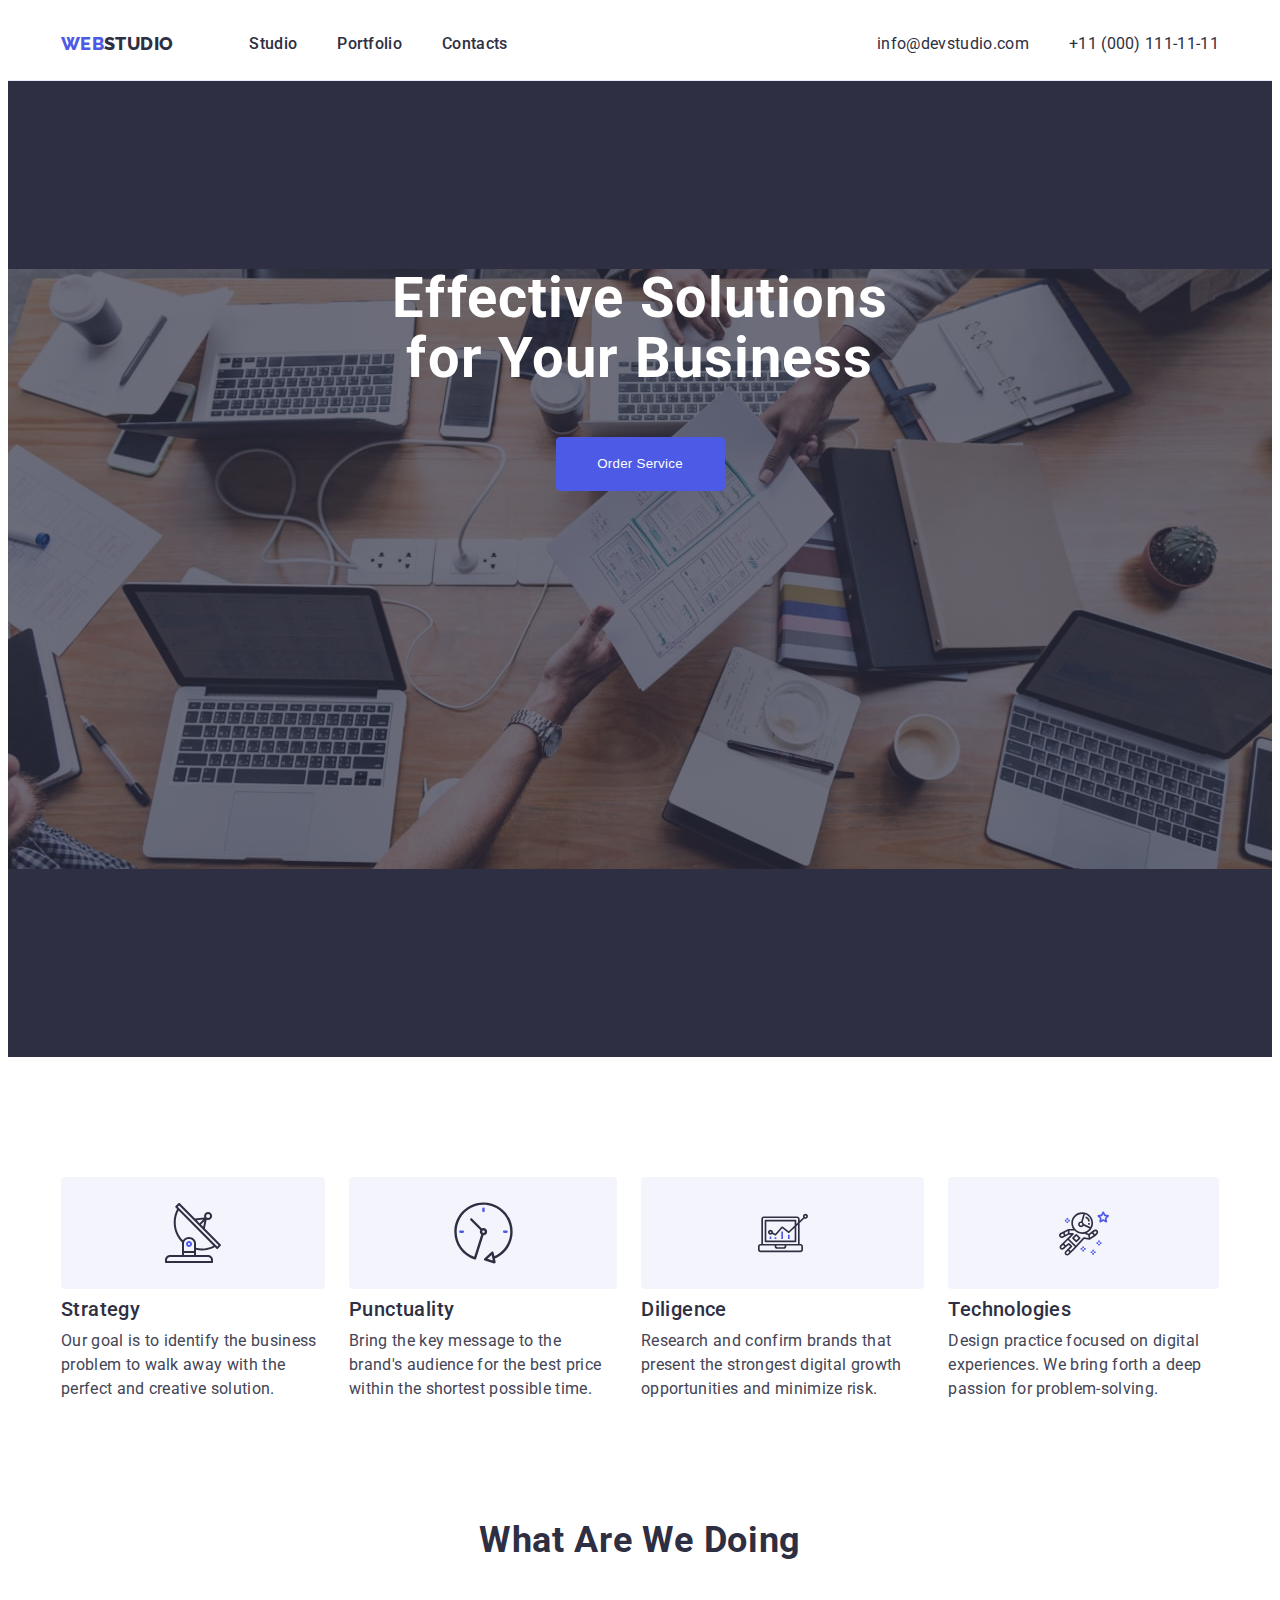
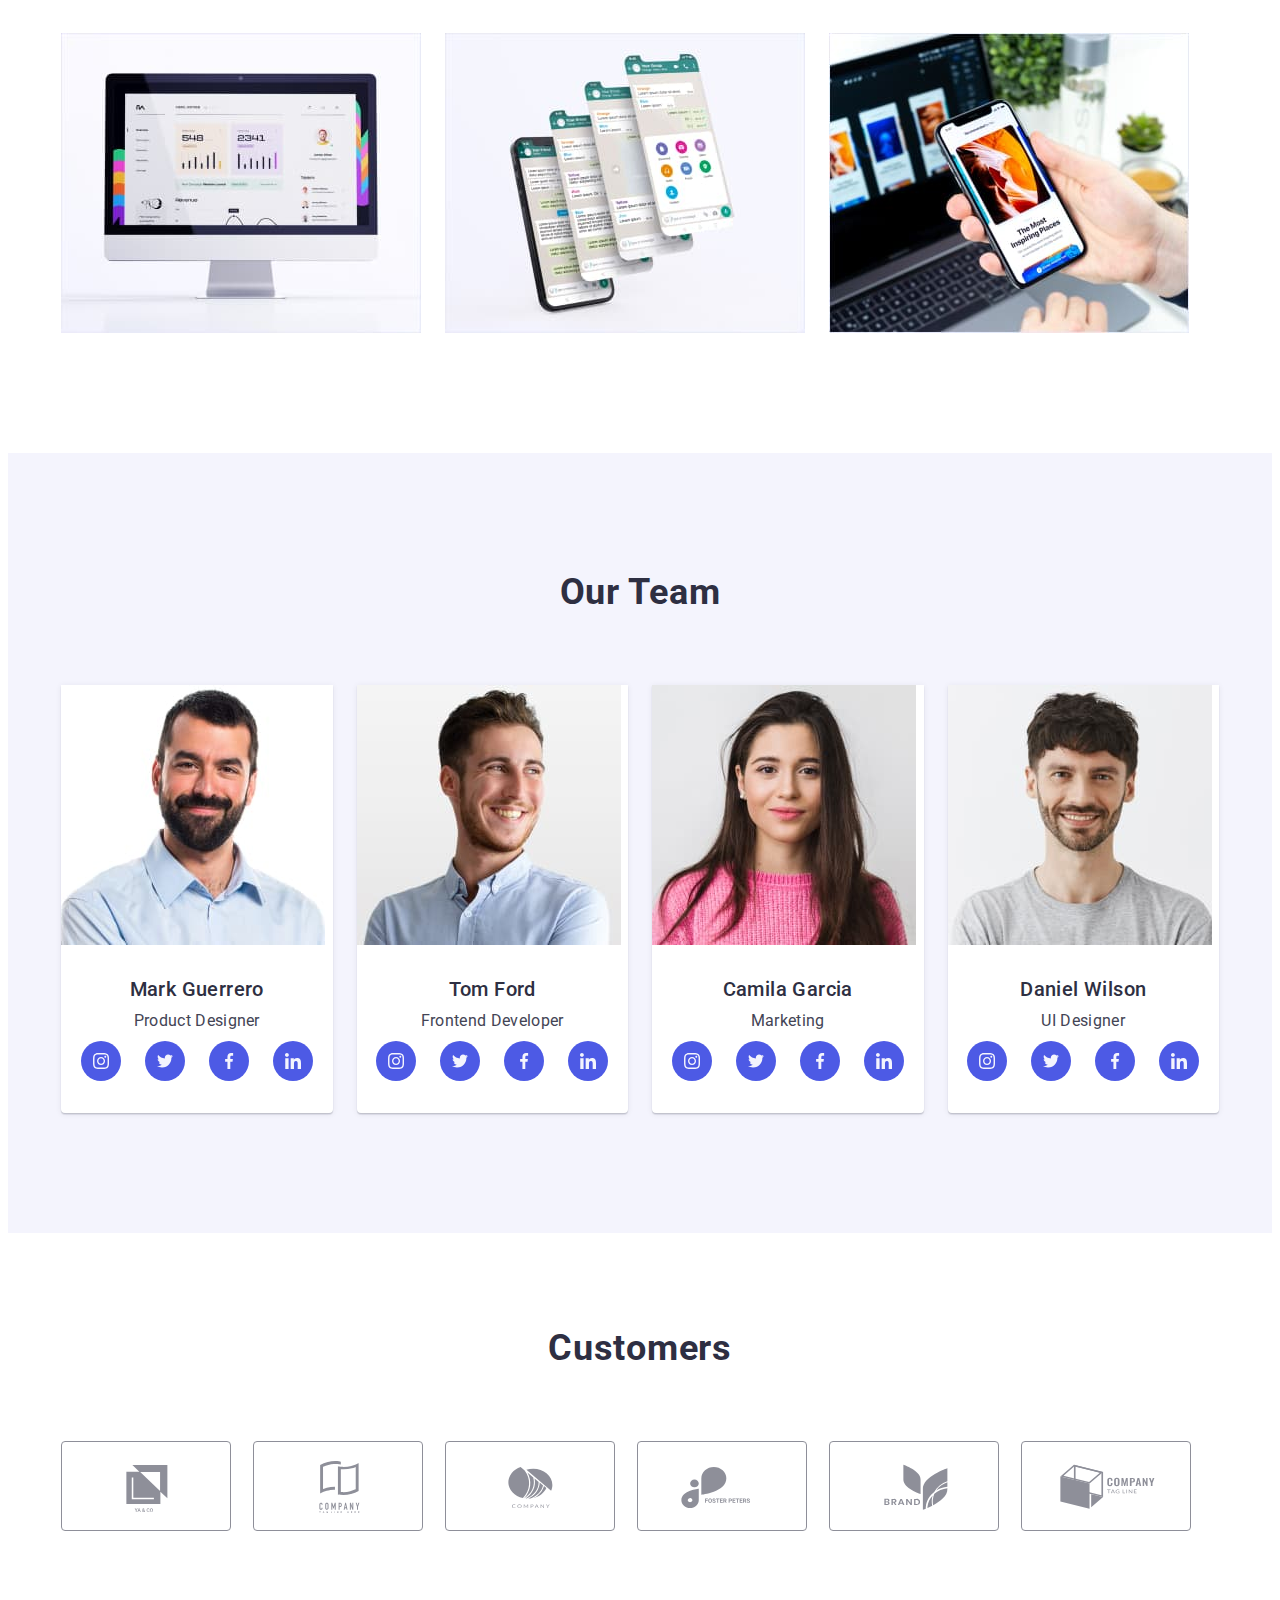
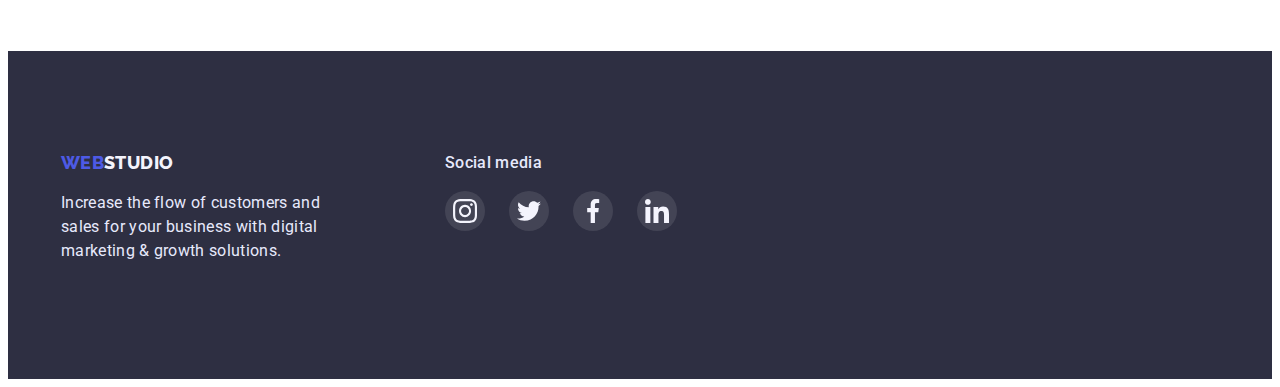
<file: index.html>
<!DOCTYPE html>
<html lang="en">
<head>
    <meta charset="UTF-8">
    <meta http-equiv="X-UA-Compatible" content="IE=edge">
    <meta name="viewport" content="width=device-width, initial-scale=1.0">

    <title>webstudio</title>

                            <!-- fonts -->
    <link rel="preconnect" href="https://fonts.googleapis.com"><link rel="preconnect" href="https://fonts.gstatic.com" crossorigin><link href="https://fonts.googleapis.com/css2?family=Raleway:wght@800&family=Roboto:wght@400;500;700&display=swap" rel="stylesheet">
    
                            <!-- normalize -->
    <link rel="stylesheet" href="https://cdnjs.cloudflare.com/ajax/libs/modern-normalize/1.1.0/modern-normalize.min.css" integrity="sha512-wpPYUAdjBVSE4KJnH1VR1HeZfpl1ub8YT/NKx4PuQ5NmX2tKuGu6U/JRp5y+Y8XG2tV+wKQpNHVUX03MfMFn9Q==" crossorigin="anonymous" referrerpolicy="no-referrer" />
    
                            <!-- styles -->
    <link rel="stylesheet" href="./css/styles.css">
</head>
<body>

                            <!-- header -->
    <header class="header">
    <div class="container header-container">
        <nav class="header-container">
            <a href=""class="logo-header link"><span class="logo"> Web</span>Studio</a>
            <ul class="header-ul list">
                <li><a href="./index.html"class="nav-link link">Studio</a></li>
                <li><a href="./portfolio.html"class="nav-link link">Portfolio</a></li>
                <li><a href=""class="nav-link link">Contacts</a></li>
            </ul>
        </nav>
        <address class="address">
            <ul class="header-ul list">
                <li><a href="mailto:info@devstudio.com" class="address-link link">info@devstudio.com</a></li>
                <li><a href="tel:+110001111111" class="address-link link">+11 (000) 111-11-11</a></li>
            </ul>
        </address>
    </div>
    </header>

                            <!-- main -->
    <main>
            <!-- hero -->
        <section class="hero">
            <div class="container">
                <h1 class="hero-title">Effective Solutions for Your Business</h1>
                <button type="button" class="primary-button">Order Service</button>
            </div>
        </section>
            <!-- our principles -->
        <section class="section another">
            <div class="container">
                <h2 class="visually-hidden">Our Principles</h2>
                <ul class="main-ul list">
                <li>
                    <div class="princip-item">
                        <svg class="princip-icon" width="60" height="64">
                            <use href="./images/icon/sprite.svg#icon-antenna"></use>
                        </svg>
                    </div>
                    <h3 class="section-suptitle">Strategy</h3>
                    <p class="section-text">Our goal is to identify the business problem to walk away with the perfect and creative solution. </p></li>
                <li>
                    <div class="princip-item">
                        <svg class="princip-icon" width="61" height="64">
                            <use href="./images/icon/sprite.svg#icon-clock"></use>
                        </svg>
                    </div>
                    <h3 class="section-suptitle">Punctuality</h3>
                    <p class="section-text">Bring the key message to the brand's audience for the best price within the shortest possible time.</p></li>
                <li>
                    <div class="princip-item">
                        <svg class="princip-icon" width="64" height="50">
                            <use href="./images/icon/sprite.svg#icon-diagram"></use>
                        </svg>
                    </div>
                    <h3 class="section-suptitle">Diligence</h3>
                    <p class="section-text">Research and confirm brands that present the strongest digital growth opportunities and minimize risk.</p></li>
                <li>
                    <div class="princip-item">
                        <svg class="princip-icon" width="50" height="55">
                            <use href="./images/icon/sprite.svg#icon-astronaut"></use>
                        </svg>
                    </div>
                    <h3 class="section-suptitle">Technologies</h3>
                    <p class="section-text">Design practice focused on digital experiences. We bring forth a deep passion for problem-solving.</p></li>
                </ul>
            </div>
        </section>
            <!-- what are we doing -->
        <section class="section">
            <div class="container"> <h2 class="section-title">What are we doing</h2>
                <ul class="main-ul list">
                    <li><img src="./images/what are we doing/route1.jpg" alt="monoblock pc" width="360"></li>
                    <li><img src="./images/what are we doing/route2.jpg" alt="smartphone" width="360"></li>
                    <li><img src="./images/what are we doing/route3.jpg" alt="smartphone and laptop" width="360"></li>
                </ul>
            </div>
        </section>
            <!-- our team -->
        <section class="section another-back">
            <div class="container">
                <h2 class="section-title">Our Team</h2>
                <ul class="ul-team list">
                    <li class="team-item"> 
                        <img src="./images/our team/img1.jpg" alt="man with black beard" width="264">
                        <h3 class="section-suptext">Mark Guerrero</h3>
                        <p class="section-text">Product Designer</p>
                        <ul class="team-soc-list list">
                            <li class="team-soc-item">
                                <a href="" class="team-soc-link link">
                                    <svg class="team-soc-icon" width="16" height="16">
                                        <use href="./images/icon/sprite.svg#icon-instagram"></use>
                                    </svg>
                                </a>
                            </li>
                            <li class="team-soc-item">
                                <a href="" class="team-soc-link link">
                                    <svg class="team-soc-icon" width="16" height="13">
                                        <use href="./images/icon/sprite.svg#icon-twitter"></use>
                                    </svg>
                                </a>
                            </li>
                            <li class="team-soc-item">
                                <a href="" class="team-soc-link link">
                                    <svg class="team-soc-icon" width="8" height="16">
                                        <use href="./images/icon/sprite.svg#icon-facebook"></use>
                                    </svg>
                                </a>
                            </li>
                            <li class="team-soc-item">
                                <a href="" class="team-soc-link link">
                                    <svg class="team-soc-icon" width="16" height="16">
                                        <use href="./images/icon/sprite.svg#icon-linkedin"></use>
                                    </svg>
                                </a>
                            </li>
                        </ul>
                    </li>
                    <li class="team-item"> 
                        <img src="./images/our team/img2.jpg" alt="man" width="264">
                        <h3 class="section-suptext">Tom Ford</h3>
                        <p class="section-text">Frontend Developer</p>
                        <ul class="team-soc-list list">
                            <li class="team-soc-item">
                                <a href="" class="team-soc-link link">
                                    <svg class="team-soc-icon" width="16" height="16">
                                        <use href="./images/icon/sprite.svg#icon-instagram"></use>
                                    </svg>
                                </a>
                            </li>
                            <li class="team-soc-item">
                                <a href="" class="team-soc-link link">
                                    <svg class="team-soc-icon" width="16" height="13">
                                        <use href="./images/icon/sprite.svg#icon-twitter"></use>
                                    </svg>
                                </a>
                            </li>
                            <li class="team-soc-item">
                                <a href="" class="team-soc-link link">
                                    <svg class="team-soc-icon" width="8" height="16">
                                        <use href="./images/icon/sprite.svg#icon-facebook"></use>
                                    </svg>
                                </a>
                            </li>
                            <li class="team-soc-item">
                                <a href="" class="team-soc-link link">
                                    <svg class="team-soc-icon" width="16" height="16">
                                        <use href="./images/icon/sprite.svg#icon-linkedin"></use>
                                    </svg>
                                </a>
                            </li>
                        </ul>
                    </li>
                    <li class="team-item"> 
                        <img src="./images/our team/img3.jpg" alt="woman" width="264">
                        <h3 class="section-suptext">Camila Garcia</h3>
                        <p class="section-text">Marketing</p>
                        <ul class="team-soc-list list">
                            <li class="team-soc-item">
                                <a href="" class="team-soc-link link">
                                    <svg class="team-soc-icon" width="16" height="16">
                                        <use href="./images/icon/sprite.svg#icon-instagram"></use>
                                    </svg>
                                </a>
                            </li>
                            <li class="team-soc-item">
                                <a href="" class="team-soc-link link">
                                    <svg class="team-soc-icon" width="16" height="13">
                                        <use href="./images/icon/sprite.svg#icon-twitter"></use>
                                    </svg>
                                </a>
                            </li>
                            <li class="team-soc-item">
                                <a href="" class="team-soc-link link">
                                    <svg class="team-soc-icon" width="8" height="16">
                                        <use href="./images/icon/sprite.svg#icon-facebook"></use>
                                    </svg>
                                </a>
                            </li>
                            <li class="team-soc-item">
                                <a href="" class="team-soc-link link">
                                    <svg class="team-soc-icon" width="16" height="16">
                                        <use href="./images/icon/sprite.svg#icon-linkedin"></use>
                                    </svg>
                                </a>
                            </li>
                        </ul>
                    </li>
                    <li class="team-item"> 
                        <img src="./images/our team/img4.jpg" alt="man in a t-shirt" width="264">
                        <h3 class="section-suptext">Daniel Wilson</h3>
                        <p class="section-text">UI Designer</p>
                        <ul class="team-soc-list list">
                            <li class="team-soc-item">
                                <a href="" class="team-soc-link link">
                                    <svg class="team-soc-icon" width="16" height="16">
                                        <use href="./images/icon/sprite.svg#icon-instagram"></use>
                                    </svg>
                                </a>
                            </li>
                            <li class="team-soc-item">
                                <a href="" class="team-soc-link link">
                                    <svg class="team-soc-icon" width="16" height="16">
                                        <use href="./images/icon/sprite.svg#icon-twitter"></use>
                                    </svg>
                                </a>
                            </li>
                            <li class="team-soc-item">
                                <a href="" class="team-soc-link link">
                                    <svg class="team-soc-icon" width="16" height="16">
                                        <use href="./images/icon/sprite.svg#icon-facebook"></use>
                                    </svg>
                                </a>
                            </li>
                            <li class="team-soc-item">
                                <a href="" class="team-soc-link link">
                                    <svg class="team-soc-icon" width="16" height="16">
                                        <use href="./images/icon/sprite.svg#icon-linkedin"></use>
                                    </svg>
                                </a>
                            </li>
                        </ul>
                    </li>
            </ul>
            </div>
        </section>

                        <!-- customers-->
        <section class="section cust">
            <div class="container">
                <h2 class="section-title">Customers</h2>
                <ul class="cust-li list">
                    <li class="cust-item">
                        <a href="" class="cust-link link">
                            <svg class="cust-icon">
                                <use href="./images/icon/sprite.svg#icon-custumers-6"></use>
                            </svg>
                        </a>
                    </li>
                    <li class="cust-item">
                        <a href="" class="cust-link link">
                            <svg class="cust-icon">
                                <use href="./images/icon/sprite.svg#icon-custumers-1"></use>
                            </svg>
                        </a>
                    </li>
                    <li class="cust-item">
                        <a href="" class="cust-link link">
                            <svg class="cust-icon">
                                <use href="./images/icon/sprite.svg#icon-custumers-2"></use>
                            </svg>
                        </a>
                    </li>
                    <li class="cust-item">
                        <a href="" class="cust-link link">
                            <svg class="cust-icon">
                                <use href="./images/icon/sprite.svg#icon-custumers-3"></use>
                            </svg>
                        </a>
                    </li>
                    <li class="cust-item">
                        <a href="" class="cust-link link">
                            <svg class="cust-icon">
                                <use href="./images/icon/sprite.svg#icon-custumers-4"></use>
                            </svg>
                        </a>
                    </li>
                    <li class="cust-item">
                        <a href="" class="cust-link link">
                            <svg class="cust-icon">
                                <use href="./images/icon/sprite.svg#icon-custumers-5"></use>
                            </svg>
                        </a>
                    </li>
                </ul>
            </div>
        </section>
    </main>

                        <!-- footer -->
    <footer class="footer">
        <div class="container footer-container">
            <div class="footer-media">
                <a href="./index.html" class="logo-footer link"><span class="logo"> Web</span>Studio</a>
                <p class="footer-text">Increase the flow of customers and sales for your business with digital marketing & growth solutions.</p>
            </div>
            <div>
                <p class="footer-text media">Social media</p>
                <ul class="footer-soc-list list">
                    <li class="team-soc-item">
                        <a href="" class="team-soc-link ft link">
                            <svg class="team-soc-icon ft">
                                <use href="./images/icon/sprite.svg#icon-instagram"></use>
                            </svg>
                        </a>
                    </li>
                    <li class="team-soc-item">
                        <a href="" class="team-soc-link ft link">
                            <svg class="team-soc-icon ft">
                                <use href="./images/icon/sprite.svg#icon-twitter"></use>
                            </svg>
                        </a>
                    </li>
                    <li class="team-soc-item">
                        <a href="" class="team-soc-link ft link">
                            <svg class="team-soc-icon ft">
                                <use href="./images/icon/sprite.svg#icon-facebook"></use>
                            </svg>
                        </a>
                    </li>
                    <li class="team-soc-item">
                        <a href="" class="team-soc-link ft link">
                            <svg class="team-soc-icon ft">
                                <use href="./images/icon/sprite.svg#icon-linkedin"></use>
                            </svg>
                        </a>
                    </li>
                </ul>
            </div>
        </div>
    </footer>
</body>
</html>
</file>
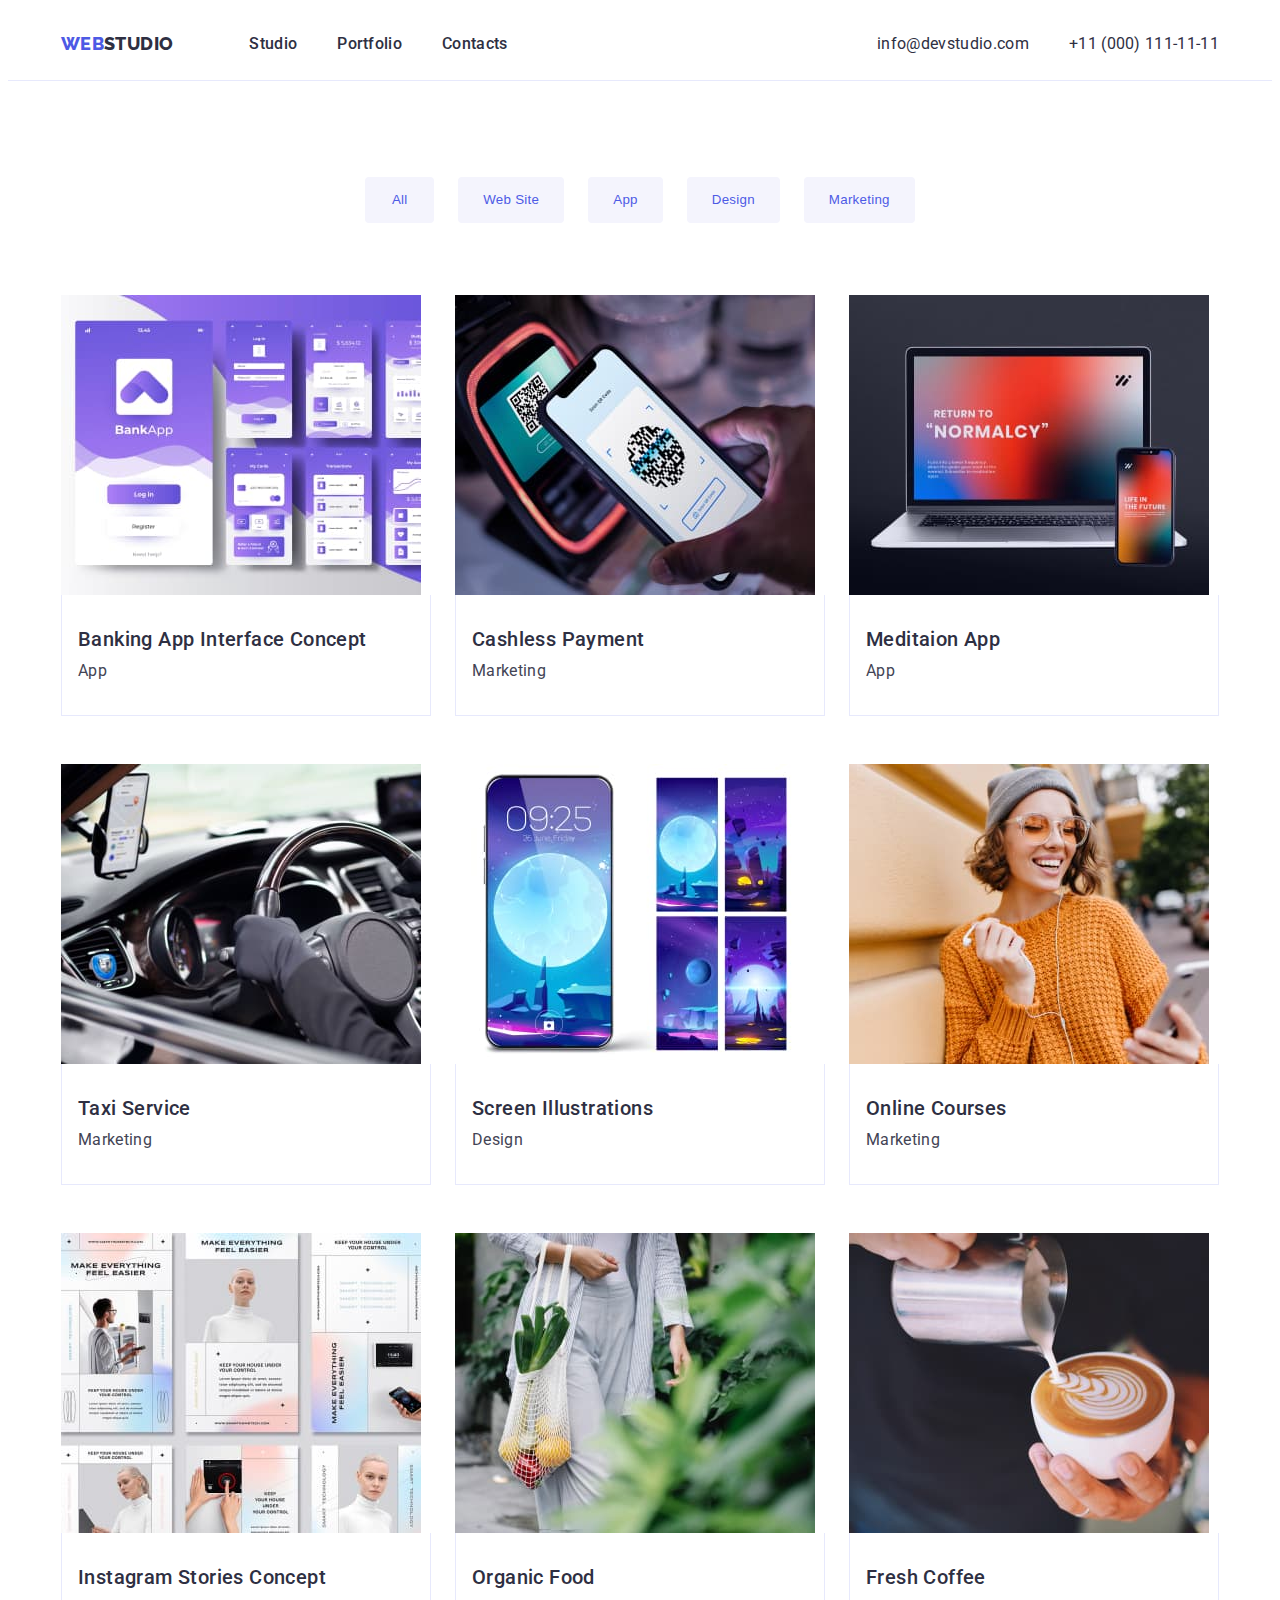
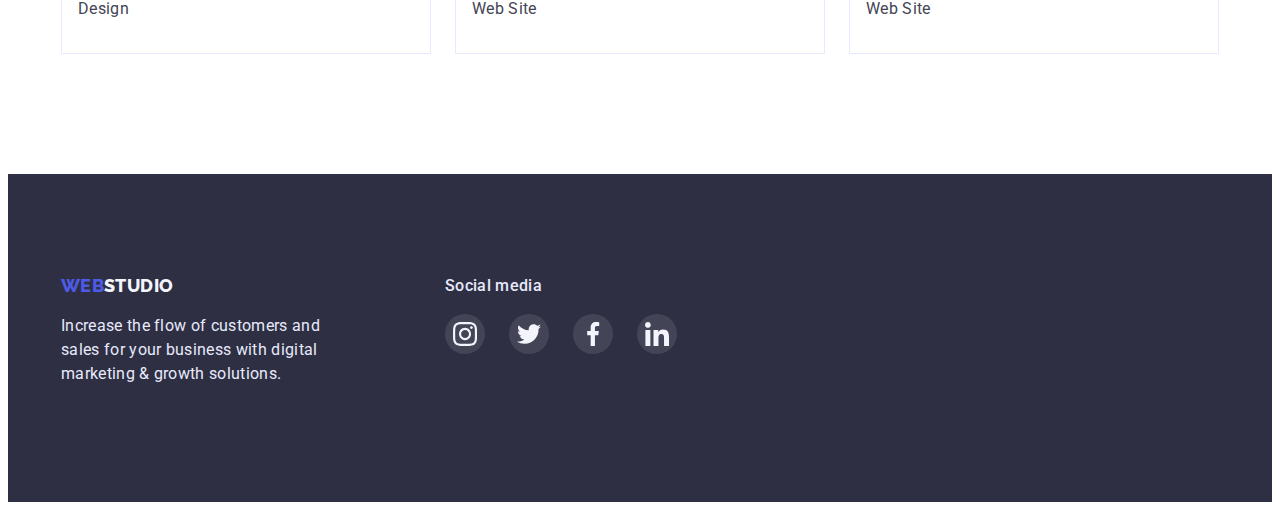
<file: portfolio.html>
<!DOCTYPE html>
<html lang="en">
<head>
    <meta charset="UTF-8">
    <meta http-equiv="X-UA-Compatible" content="IE=edge">
    <meta name="viewport" content="width=device-width, initial-scale=1.0">
    <title>portfolio</title>
    <link rel="preconnect" href="https://fonts.googleapis.com"><link rel="preconnect" href="https://fonts.gstatic.com" crossorigin><link href="https://fonts.googleapis.com/css2?family=Raleway:wght@800&family=Roboto:wght@400;500;700&display=swap" rel="stylesheet">
    <link rel="stylesheet" href="https://cdnjs.cloudflare.com/ajax/libs/modern-normalize/1.1.0/modern-normalize.min.css" integrity="sha512-wpPYUAdjBVSE4KJnH1VR1HeZfpl1ub8YT/NKx4PuQ5NmX2tKuGu6U/JRp5y+Y8XG2tV+wKQpNHVUX03MfMFn9Q==" crossorigin="anonymous" referrerpolicy="no-referrer" />
    <link rel="stylesheet" href="./css/styles.css">
</head>
<body>

                            <!-- header -->
    <header class="header">
        <div class="container header-container">
            <nav class="header-container">
                <a href=""class="logo-header link"><span class="logo"> Web</span>Studio</a>
                <ul class="header-ul list">
                    <li><a href="./index.html"class="nav-link link">Studio</a></li>
                    <li><a href="./portfolio.html"class="nav-link link">Portfolio</a></li>
                    <li><a href=""class="nav-link link">Contacts</a></li>
                </ul>
            </nav>
            <address class="address">
                <ul class="header-ul list">
                    <li><a href="mailto:info@devstudio.com" class="address-link link">info@devstudio.com</a></li>
                    <li><a href="tel:+110001111111" class="address-link link">+11 (000) 111-11-11</a></li>
                </ul>
            </address>
        </div>
        </header>

                            <!-- main -->
    <main>
            <!-- navigation -->
    <section class="section portfolio">
        <div class="container">
            <h1 class="visually-hidden">Portfolio</h1>
            <ul class="nav-btn list">
                <li><button type="button" class="secondary-button">All</button></li>
                <li><button type="button" class="secondary-button">Web Site</button></li>
                <li><button type="button" class="secondary-button">App</button></li>
                <li><button type="button" class="secondary-button">Design</button></li>
                <li><button type="button" class="secondary-button">Marketing</button></li>
            </ul>
            <!-- image portfolio -->
            <ul class="portfolio-list list">
                <li class="portfolio-item">
                    <a href="" class="portfolio-link link">
                        <img src="./images/portfolio/pf1.jpg" alt="many desktops" width="360">
                        <div class="portfolio-wrap">
                            <h2 class="section-suptext">Banking App Interface Concept</h2>
                            <p class="section-text">App</p>
                        </div>
                    </a>
                </li>
                <li class="portfolio-item">
                    <a href="" class="portfolio-link link">
                        <img src="./images/portfolio/pf2.jpg" alt="smartphone payment" width="360">
                        <div class="portfolio-wrap">
                            <h2 class="section-suptext">Cashless Payment</h2>
                            <p class="section-text">Marketing</p>
                        </div>
                    </a>
                </li>
                <li class="portfolio-item">
                    <a href="" class="portfolio-link link">
                        <img src="./images/portfolio/pf3.jpg" alt="laptop and smartphone" width="360">
                        <div class="portfolio-wrap">
                            <h2 class="section-suptext">Meditaion App</h2>
                            <p class="section-text">App</p>
                        </div>
                    </a>
                </li>
                <li class="portfolio-item">
                    <a href="" class="portfolio-link link">
                    <img src="./images/portfolio/pf4.jpg" alt="steering wheel" width="360">
                        <div class="portfolio-wrap">
                            <h2 class="section-suptext">Taxi Service</h2>
                            <p class="section-text">Marketing</p>
                        </div>
                    </a>
                </li>
                <li class="portfolio-item">
                    <a href="" class="portfolio-link link">
                    <img src="./images/portfolio/pf5.jpg" alt="different smartphone desktop illustrations" width="360">
                        <div class="portfolio-wrap">
                            <h2 class="section-suptext">Screen Illustrations</h2>
                            <p class="section-text">Design</p>
                        </div>
                    </a>
                </li>
                <li class="portfolio-item">
                    <a href="" class="portfolio-link link">
                    <img src="./images/portfolio/pf6.jpg" alt="girl with glasses and hat" width="360">
                        <div class="portfolio-wrap">
                            <h2 class="section-suptext">Online Courses</h2>
                            <p class="section-text">Marketing</p>
                        </div>
                    </a>
                </li>
                <li class="portfolio-item">
                    <a href="" class="portfolio-link link">
                    <img src="./images/portfolio/pf7.jpg" alt="Instagram Stories" width="360">
                        <div class="portfolio-wrap">
                            <h2 class="section-suptext">Instagram Stories Concept</h2>
                            <p class="section-text">Design</p>
                        </div>
                    </a>
                </li>
                <li class="portfolio-item">
                    <a href="" class="portfolio-link link">
                    <img src="./images/portfolio/pf8.jpg" alt="string bag with vegetables" width="360">
                        <div class="portfolio-wrap">
                            <h2 class="section-suptext">Organic Food</h2>
                            <p class="section-text">Web Site</p>
                        </div>
                    </a>
                </li>
                <li class="portfolio-item">
                    <a href="" class="portfolio-link link">
                    <img src="./images/portfolio/pf9.jpg" alt="coffee in a cup" width="360">
                        <div class="portfolio-wrap">
                            <h2 class="section-suptext">Fresh Coffee</h2>
                            <p class="section-text">Web Site</p>
                        </div>
                    </a>
                </li>
            </ul>
        </div>
    </section>
    </main>

                        <!-- footer -->
    <footer class="footer">
    <div class="container footer-container">
        <div class="footer-media">
            <a href="./index.html" class="logo-footer link"><span class="logo"> Web</span>Studio</a>
            <p class="footer-text">Increase the flow of customers and sales for your business with digital marketing & growth solutions.</p>
        </div>
        <div>
            <p class="footer-text media">Social media</p>
            <ul class="footer-soc-list list">
                <li class="team-soc-item">
                    <a href="" class="team-soc-link ft link">
                        <svg class="team-soc-icon ft">
                            <use href="./images/icon/sprite.svg#icon-instagram"></use>
                        </svg>
                    </a>
                </li>
                <li class="team-soc-item">
                    <a href="" class="team-soc-link ft link">
                        <svg class="team-soc-icon ft">
                            <use href="./images/icon/sprite.svg#icon-twitter"></use>
                        </svg>
                    </a>
                </li>
                <li class="team-soc-item">
                    <a href="" class="team-soc-link ft link">
                        <svg class="team-soc-icon ft">
                            <use href="./images/icon/sprite.svg#icon-facebook"></use>
                        </svg>
                    </a>
                </li>
                <li class="team-soc-item">
                    <a href="" class="team-soc-link ft link">
                        <svg class="team-soc-icon ft">
                            <use href="./images/icon/sprite.svg#icon-linkedin"></use>
                        </svg>
                    </a>
                </li>
            </ul>
        </div>
    </div>
    </footer>
</body>
</html>
</file>
<file: css/styles.css>
/* colors */
:root {
--logo-text-color: #4D5AE5;
--title-text-color: #2E2F42;
--text-color: #434455;
--hero-text-color: #FFFFFF;
--footer-logo-color: #F4F4FD;
--footer-text-color: #E7E9FC;
--hover-text-color: #FFFFFF;

--primary-background: #FFFFFF;
--button-hero-background: #4D5AE5;
--secondary-background: #F4F4FD;
--footer-background: #2E2F42;
--hover-background: #404BBF;

--border-color: #E7E9FC;
}

                            /* reset style */
.list {
    padding: 0;
    margin: 0;

    list-style: none;
}

.link {
    text-decoration: none;
    color: inherit;
}

img {
    display: block;
    max-width: 100%;
    height: auto;
}

.visually-hidden {
    position: absolute;
    width: 1px;
    height: 1px;
    margin: -1px;
    border: 0;
    padding: 0;
    
    white-space: nowrap;
    clip-path: inset(100%);
    clip: rect(0 0 0 0);
    overflow: hidden;
}

                            /* base */
body {
    background-color: var(--primary-background);
    font-family: 'Roboto', 'sans-serif';
    font-size: 16px;
    color: var(--title-text-color);
}
.container {
    margin-right: auto;
    margin-left: auto;
    width: 1158px;
    padding-right: 15px;
    padding-left: 15px;
}

.section {
    padding-top: 120px;
    padding-bottom: 120px;
}

                            /* buttons */
.primary-button {
    padding: 16px 32px;
    border-radius: 4px;
    min-width: 169px;
    border: 1px solid var(--button-hero-background);

    color: var(--hero-text-color);
    background-color: var(--button-hero-background);
    font-weight: 500;
    line-height: 1.5;
    letter-spacing: 0.02em;
    text-align: center;
    cursor: pointer;
}

.secondary-button {
    padding: 12px 24px;
    border-radius: 4px;
    min-width: 69px;
    border: 1px solid transparent;

    color: var(--logo-text-color);
    background-color: var(--secondary-background);
    font-weight: 500;
    line-height: 1.5;
    letter-spacing: 0.02em;
    text-align: center;
    cursor: pointer;
}

                            /* hovers */
.primary-button:is(:hover, :focus) {
    background-color: var(--hover-background);
}

.secondary-button:is(:hover, :focus) {
    color: var(--hover-text-color);
    background-color: var(--hover-background);
    box-shadow: 
        0px 3px 1px rgba(0, 0, 0, 0.1), 
        0px 2px 1px rgba(0, 0, 0, 0.08), 
        0px 2px 2px rgba(0, 0, 0, 0.12);
    border-radius: 4px;
}

.nav-link:is(:hover, :focus),
.address-link:is(:hover, :focus) {
    color: var(--logo-text-color)
}

.portfolio-item:hover { 
    box-shadow: 
        0px 1px 6px rgba(46, 47, 66, 0.08), 
        0px 1px 1px rgba(46, 47, 66, 0.16), 
        0px 2px 1px rgba(46, 47, 66, 0.08);
}

.team-soc-link:is(:hover, :focus) {
    background-color: var(--hover-background);
}

.cust-link:is(:hover, :focus) {
    border: 1px solid var(--hover-background);
    : var(--hover-background);
}

.team-soc-link.ft:is(:hover, :focus) {
    background-color: #31D0AA;
}

.cust-icon:is(:hover, :focus) {
    fill: var(--hover-background);
}

                            /* header */
.header {
    padding-top: 24px;
    padding-bottom: 24px;
    box-sizing: border-box;

    border-bottom: 1px solid var(--border-color);
}

.logo {
    color: var(--logo-text-color);
}

.header-container {
    display: flex;
    align-items:center;
}

.header-ul {
    display: flex;
    align-items:center;
    gap: 40px;
}

.logo-header {
    margin-right: 76px;

    font-family: 'Raleway', 'sans-serif';
    font-weight: 800;
    font-size: 18px;
    line-height: 1.33;
    letter-spacing: 0.02em;
    text-transform: uppercase;
}

.nav-link {
    font-weight: 500;
    line-height: 1.5;
    letter-spacing: 0.02em;
}

.address {
    margin-left: auto;
}

.address-link {
    line-height: 1.5;
    letter-spacing: 0.02em;
    font-style: normal;
}

                            /* main */
            /* hero */
.hero {
    text-align: center;
    padding-top: 188px;
    padding-bottom: 188px;

    max-width: 1440px;
    height: 600px;
    margin-right: auto;
    margin-left: auto;
    background-image: linear-gradient( 
    to right, 
    rgba(46, 47, 66, 0.7), 
    rgba(46, 47, 66, 0.7)
    ), 
    url(../images/hero/bg-image.jpg);
    background-repeat: no-repeat;
    object-fit: cover;
    background-position: center;

    background-color: var(--footer-background);
}

.hero-title {
    margin: 0 auto;
    margin-bottom: 48px;
    max-width: 500px;

    color: var(--hero-text-color);
    font-size: 56px;
    line-height: 1.07;
    letter-spacing: 0.02em;
    text-align: center;
}

            /* --- our principles --- */ 
.section.another {
    padding-bottom: 0;
}

.main-ul {
    display: flex;
    gap: 24px;
}

.princip-item {
    margin-bottom: 8px;
    height: 112px;
    background-color: var(--secondary-background);
    display: flex;
    align-items: center;
    justify-content: center;
    border-radius: 4px;
}

.princip-icon {
    fill: var(--title-text-color);
}

.section-title {
    margin-top: 0;
    margin-bottom: 72px;
    text-align: center;

    font-size: 36px;
    line-height: 1.11;
    letter-spacing: 0.02em;
    text-transform: capitalize;
} 

.section-suptitle {
    margin-top: 0;
    margin-bottom: 8px;

    font-weight: 500;
    font-size: 20px;
    line-height: 1.2;
    letter-spacing: 0.02em;
}

.section-suptext {
    margin-top: 32px;
    margin-bottom: 8px;

    font-weight: 500;
    font-size: 20px;
    line-height: 1.2;
    letter-spacing: 0.02em;
}

.section-text {
    margin-top: 0;
    margin-bottom: 0;
    min-width: 264px;

    color: var(--text-color);
    line-height: 1.5;
    letter-spacing: 0.02em;
}

/* --- what are we doing ---*/

/* --- our team ---*/
.another-back {
    background-color: var(--secondary-background);
}

.ul-team {
    display: flex;
    align-items:center;
    gap: 24px;
    text-align: center;
}

.team-item {
    padding-bottom: 32px;
    width: calc((100% - 72px) / 4);

    box-shadow: 
    0px 1px 6px rgba(46, 47, 66, 0.08), 
    0px 1px 1px rgba(46, 47, 66, 0.16), 
    0px 2px 1px rgba(46, 47, 66, 0.08);
    border-radius: 0px 0px 4px 4px;

    background-color: var(--primary-background);
}

.team-soc-list {
    margin-top: 8px;
    display: flex;
    justify-content: center;
    gap: 24px;
}

.team-soc-item {
    width: 40px;
    height: 40px;
}

.team-soc-link {
    width: 100%;
    height: 100%;
    background-color: var(--button-hero-background);
    display: flex;
    align-items: center;
    justify-content: center;
    border-radius: 50%;
}

.team-soc-icon {
    width: 16px;
    height: 16px;
    fill: var(--footer-logo-color);
}
            /* -- customers --*/
.section.cust {
    padding-top: 96px;
}

.cust-li {
    display: flex;
    gap: 24px;
}

.cust-item {
    width: 168px;
}

.cust-link {
    width: 100%;
    height: 88px;
    background-color: #FFFFFF;
    display: flex;
    align-items: center;
    justify-content: center;
    border-radius: 4px;
    border: 1px solid #8E8F99;
}

.cust-icon {
    width: 104px;
    height: 56px;
    fill: #8E8F99;
}


                            /* --- portfolio --- */
.section.portfolio {
    padding-top: 96px;
}

.nav-btn {
    margin-bottom: 72px;
    display: flex;
    justify-content: center;
    gap: 24px;
}

            /* --- image portfolio ---*/
.portfolio-list {
    display: flex;
    flex-wrap: wrap;
    column-gap: 24px;
    row-gap: 48px;
}

.portfolio-item {
    width: calc((100% - 48px) / 3);
}

.portfolio-link {

}

.portfolio-wrap {
    padding-top: 32px;
    padding-left: 16px;
    padding-bottom: 32px;
    border-right: 1px solid var(--border-color);
    border-bottom: 1px solid var(--border-color);
    border-left: 1px solid var(--border-color);
    }

.portfolio-wrap .section-suptext {
    margin-top: 0;
}

                                /* --- footer --- */
.footer {
    padding-top: 16px;
    padding-bottom: 264px;

    background-color: var(--footer-background);
    padding-top: 100px;
    padding-bottom: 100px;
}

.footer-container{
    display: flex;
}

.footer-media {
    margin-right: 120px;
    margin-bottom: 16px;
    align-items:center;
}

.logo-footer {
    color: var(--footer-logo-color);
    font-family: 'Raleway', 'sans-serif';
    font-weight: 800;
    font-size: 18px;
    line-height: 1.33;
    letter-spacing: 0.02em;
    text-transform: uppercase;
}

.footer-text.media {
    margin-top: 0;
    margin-bottom: 16px;

    font-weight: 500;
}

.footer-text {
    margin-top: 16px;
    margin-bottom: 0;

    color: var(--footer-text-color);
    line-height: 1.5;
    letter-spacing: 0.02em;
    max-width: 264px;
}
.footer-soc-list {
    margin-top: 0;
    display: flex;
    justify-content: center;
    gap: 24px;
}

.team-soc-link.ft {
    background-color: rgba(255, 255, 255, 0.1);;
}

.team-soc-icon.ft {
    width: 24px;
    height: 24px;
    fill: #8E8F99;
}

                            /* ---   --- */

/* Avtark maid it */
</file>
